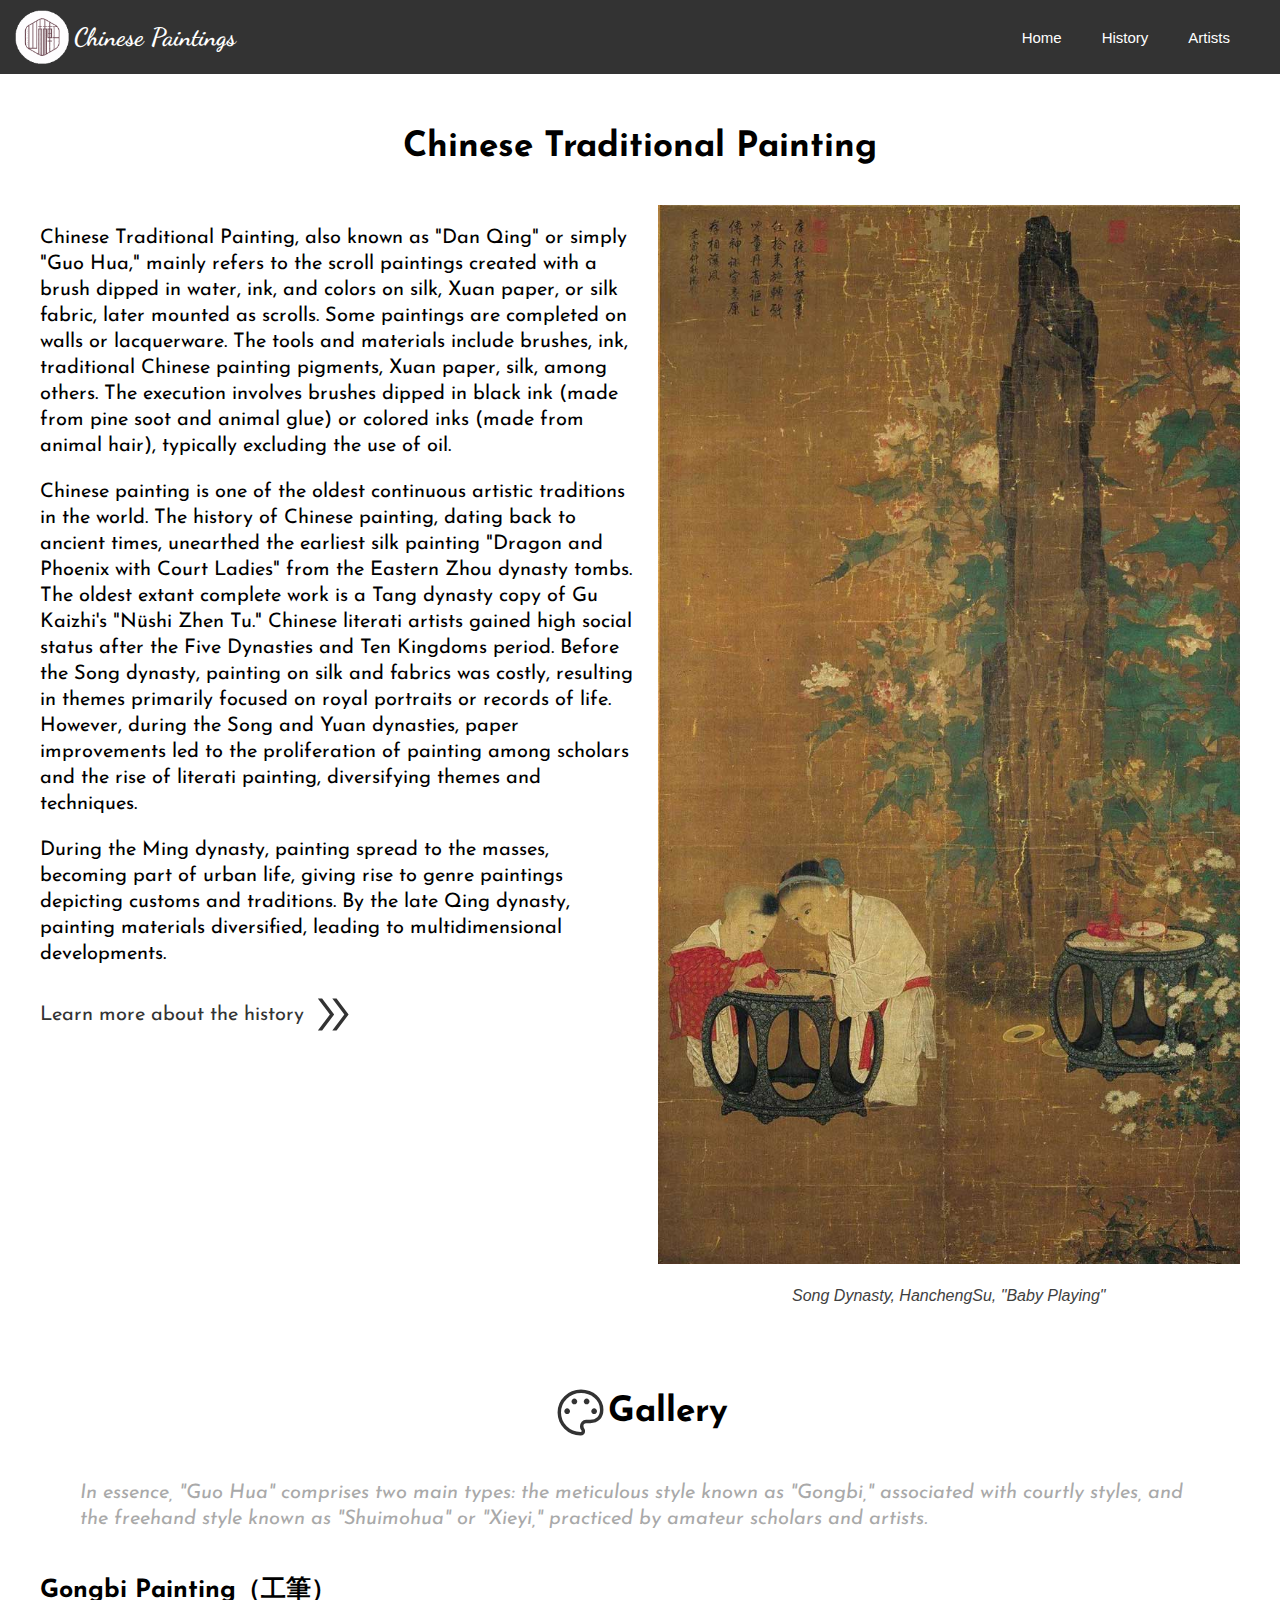
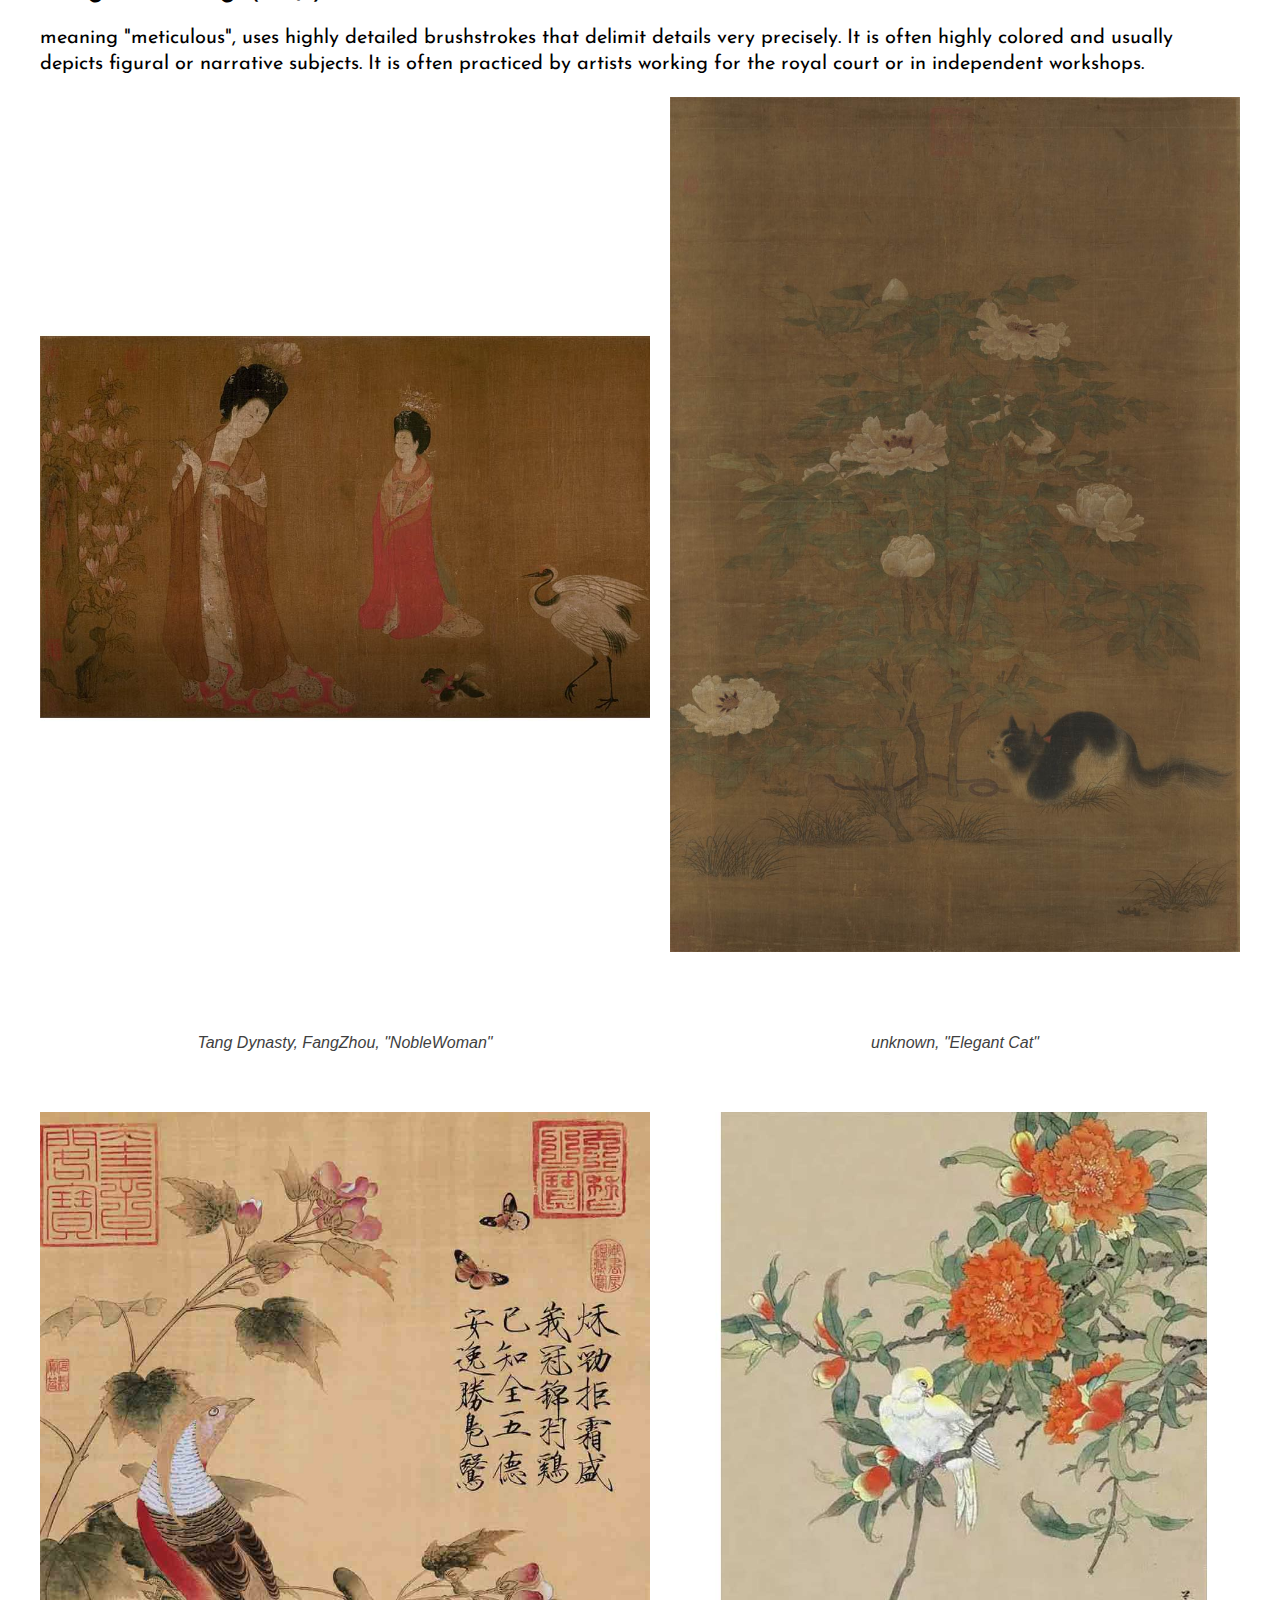
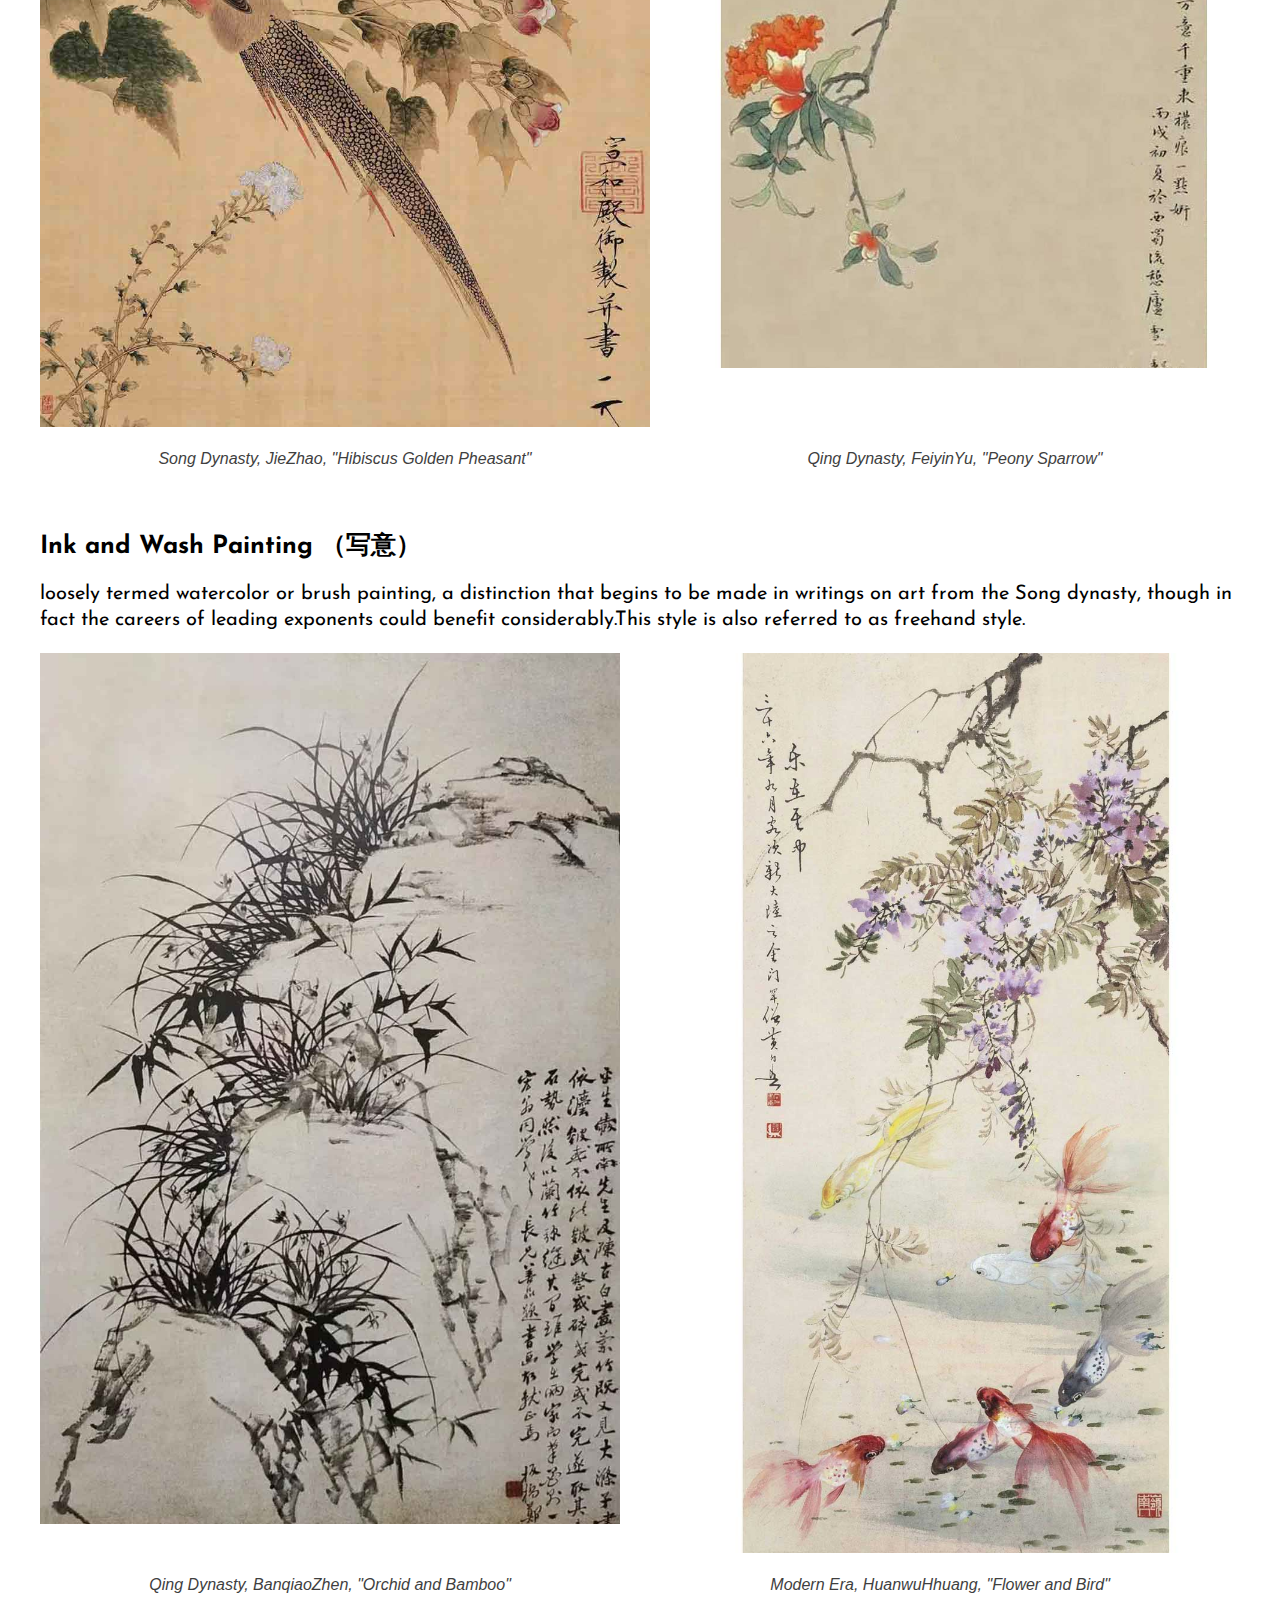
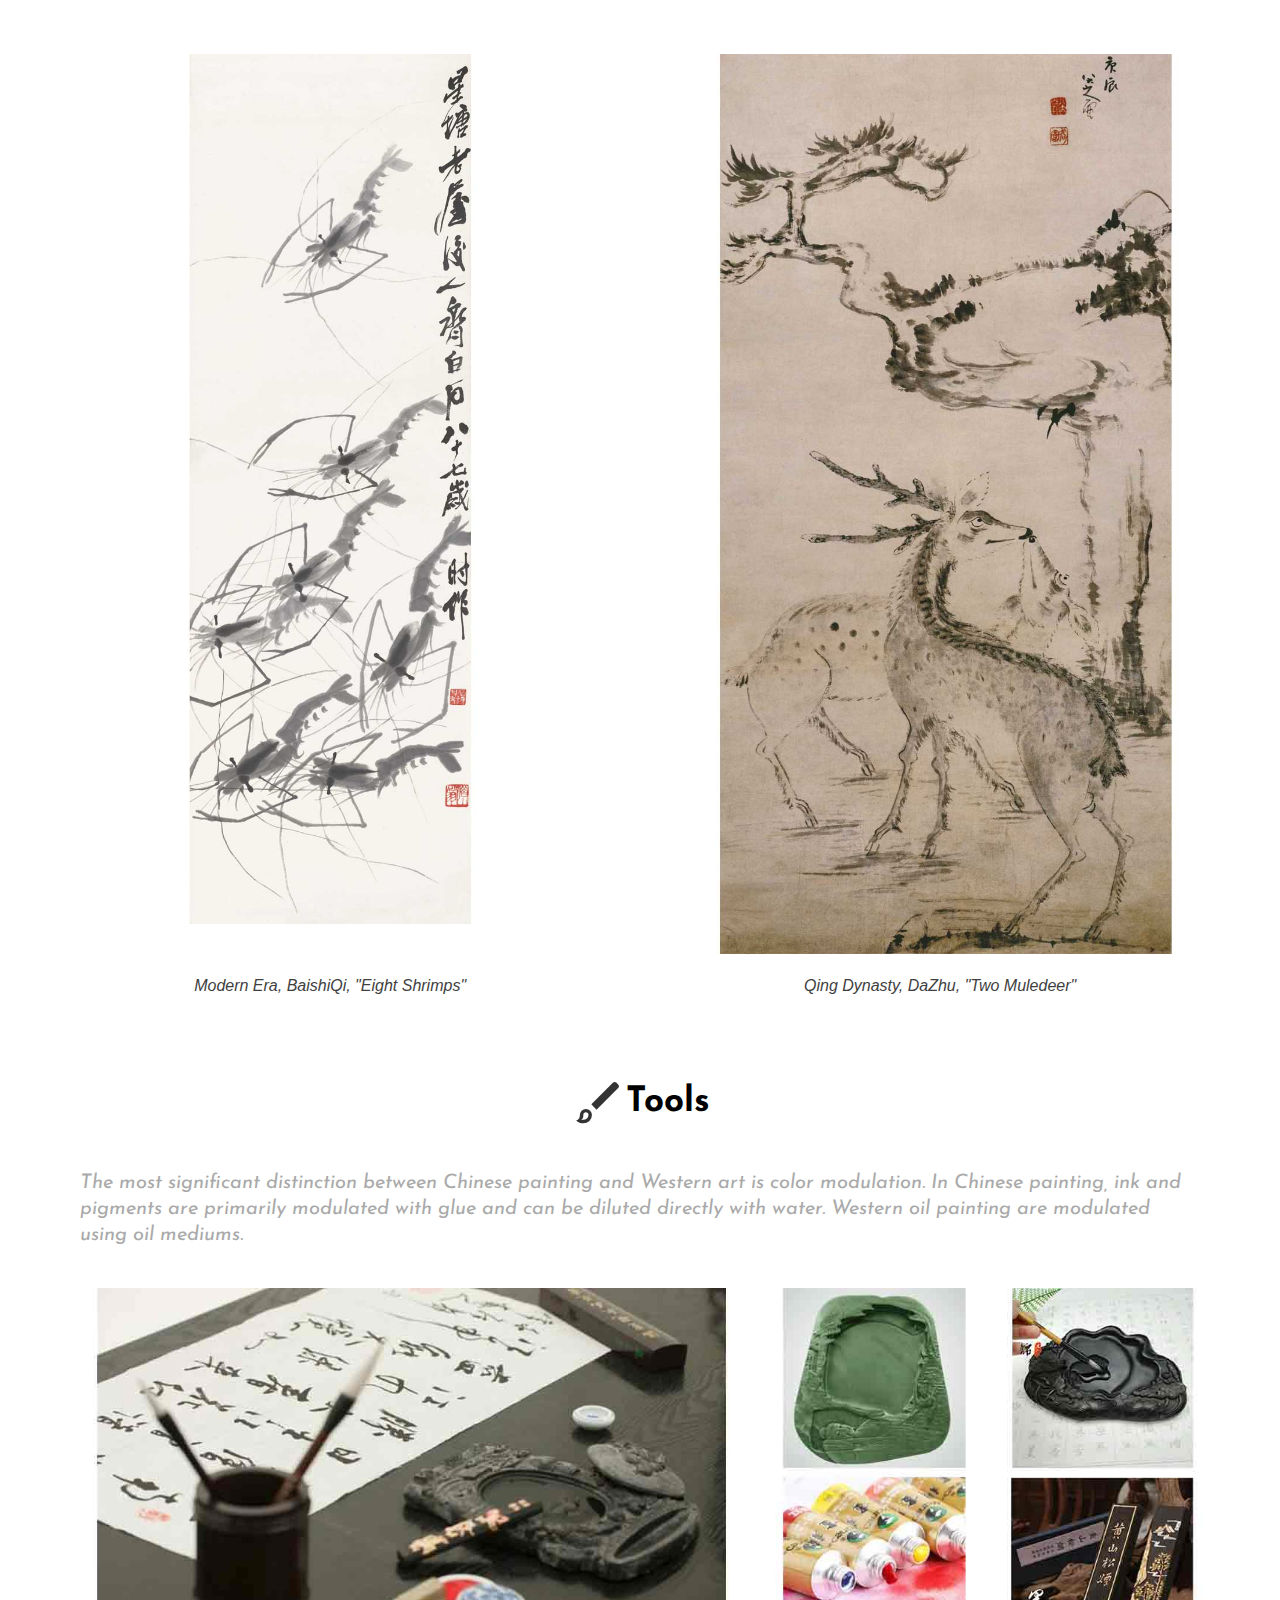
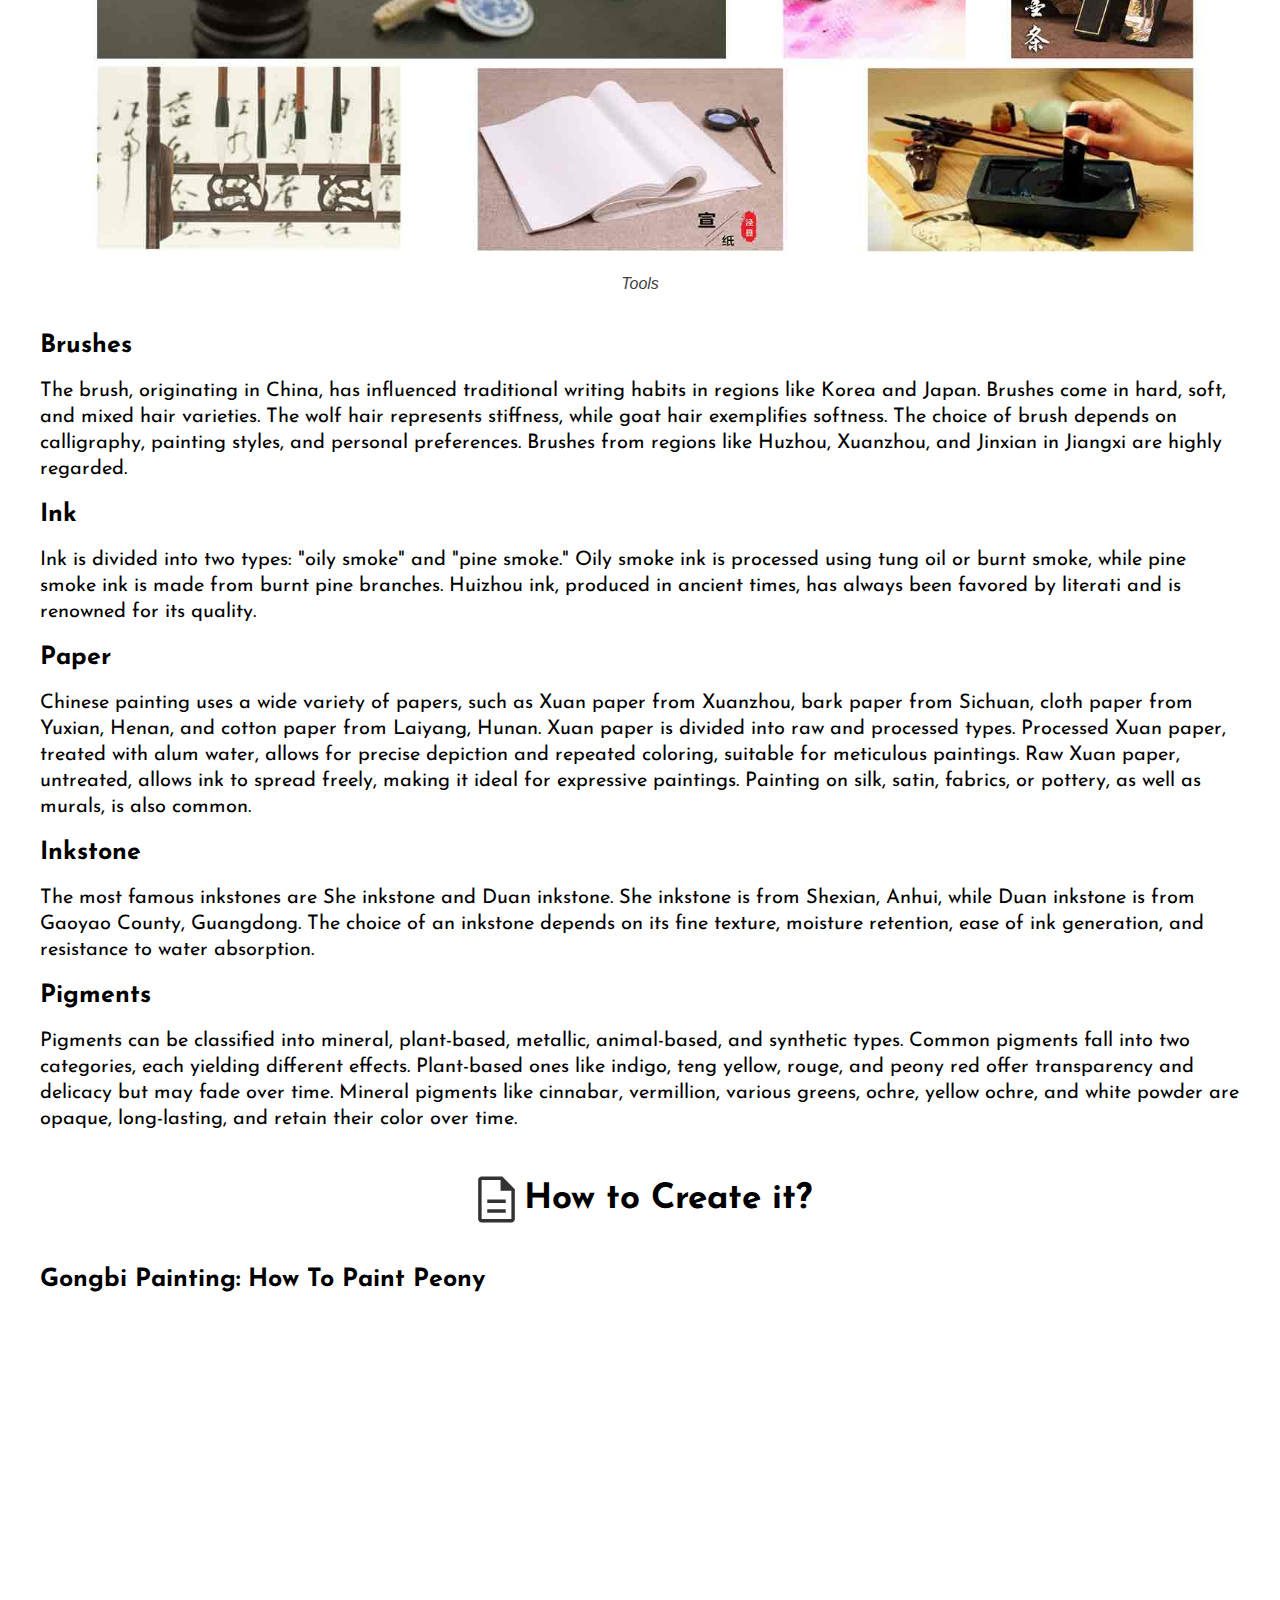
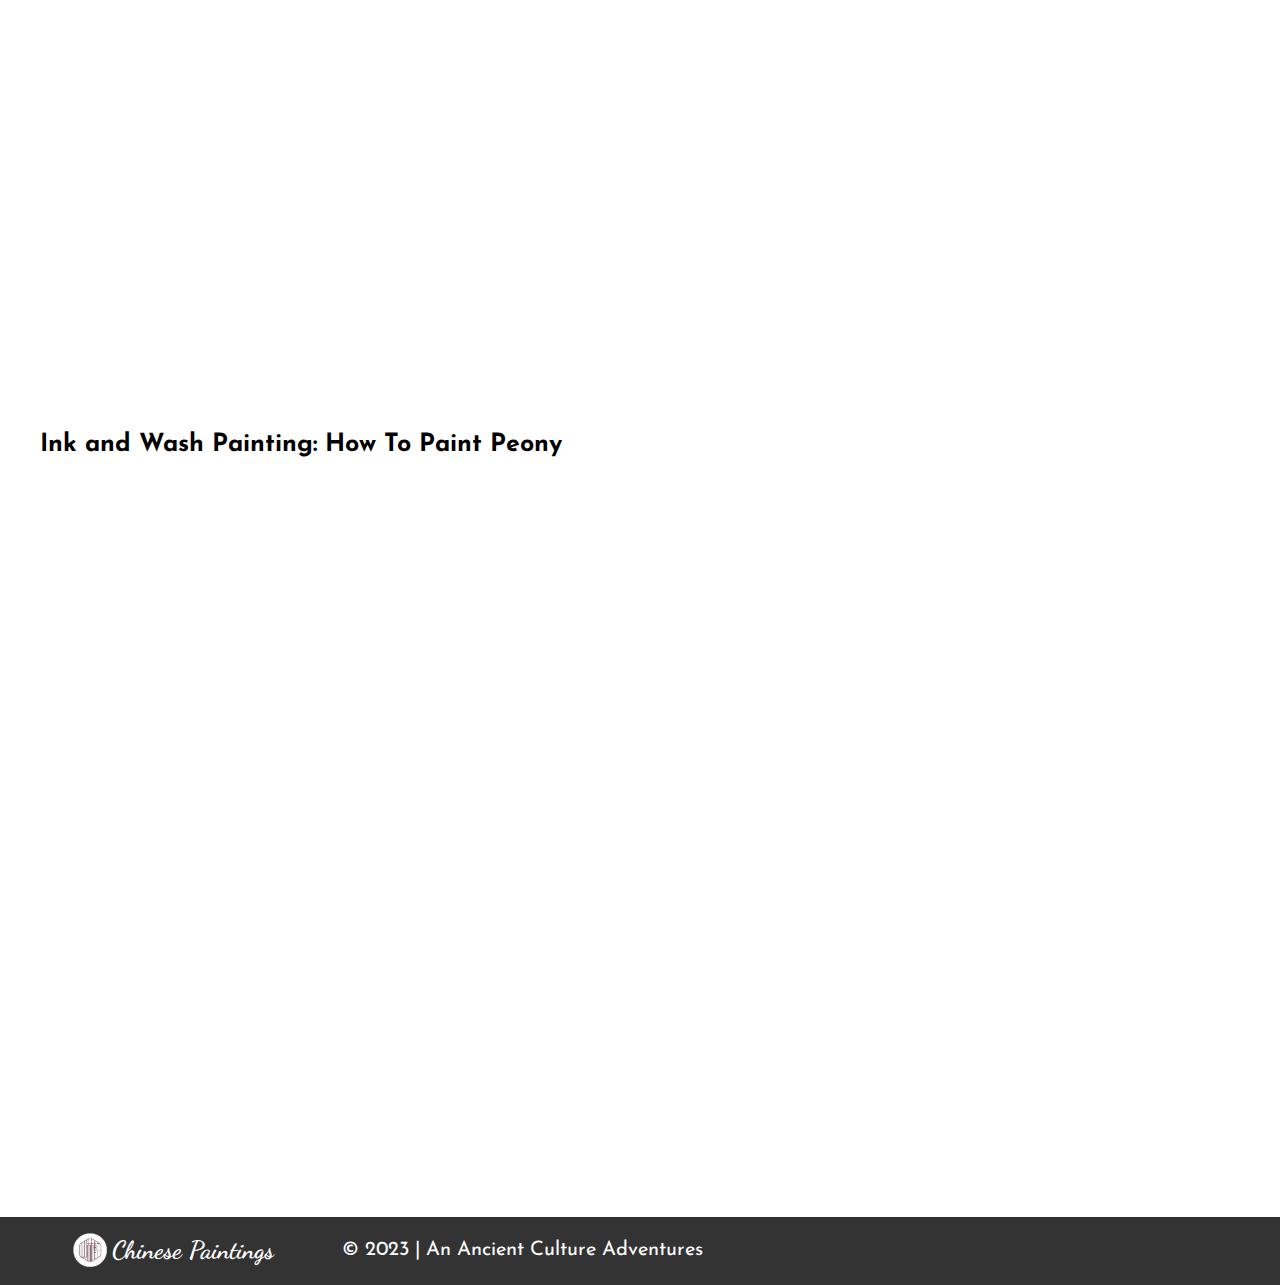
<file: index.html>
<!DOCTYPE html>
<html lang="en">

<head>
    <meta charset="UTF-8">
    <meta http-equiv="X-UA-Compatible" content="ie=edge">
    <meta name="viewport" content="width=device-width, initial-scale=1.0">
    <!-- include this code to build a responsive webpage -->
    <title>Chinese Traditional Painting</title>
    <!-- google fonts -->
    <link rel="preconnect" href="https://fonts.googleapis.com">
    <link rel="preconnect" href="https://fonts.gstatic.com" crossorigin>
    <link href="https://fonts.googleapis.com/css2?family=Dancing+Script:wght@700&family=Josefin+Sans:wght@400;500&display=swap" rel="stylesheet">
    <!-- end google fonts -->
    <!--  material icons -->
    <link rel="stylesheet" href="https://fonts.googleapis.com/css2?family=Material+Symbols+Outlined:opsz,wght,FILL,GRAD@24,400,0,0" />
    <!-- end material icons -->
    <link rel="stylesheet" href="styles/reset.css" type="text/css">
    <link rel="stylesheet" href="styles/main.css" type="text/css">
</head>

<body>
 

   <header>
        <div class="logo">
            <img src="images/logo.png" alt="logo">
            <h1 class="title">Chinese Paintings</h1>
        </div>
        <!-- add checkbox to control the drop menu to show or hide-->
        <input type="checkbox"  class="navToggler" id="navToggler">
        <nav>
            <ul>
                <li>Home</li>
                <li><a href="pages/history.html">History</a></li>
                <li><a href="pages/artists.html">Artists</a></li>
            </ul>
        </nav>
        <!-- add google icons as navTogglerMenu. put them in the lable, the lable has the same class name with the checkbox, so they are linked, we can use menu to control the checkbox-->
        <label for="navToggler" class="navTogglerMenu" name="navToggler">
            <span class="material-symbols-outlined mi menuOpen">menu</span>
            <span class="material-symbols-outlined mi menuClose">close</span>
        </label>
    </header> 

    <main>
        <h1 class="bigTitle">Chinese Traditional Painting</h1>
        <section class="intro">
            <div>
                <p>Chinese Traditional Painting, also known as "Dan Qing" or simply "Guo Hua," mainly refers to the scroll paintings created with a brush dipped in water, ink, and colors on silk, Xuan paper, or silk fabric, later mounted as scrolls. Some paintings are completed on walls or lacquerware. The tools and materials include brushes, ink, traditional Chinese painting pigments, Xuan paper, silk, among others. The execution involves brushes dipped in black ink (made from pine soot and animal glue) or colored inks (made from animal hair), typically excluding the use of oil. </p>
                <p>Chinese painting is one of the oldest continuous artistic traditions in the world. The history of Chinese painting, dating back to ancient times, unearthed the earliest silk painting "Dragon and Phoenix with Court Ladies" from the Eastern Zhou dynasty tombs. The oldest extant complete work is a Tang dynasty copy of Gu Kaizhi's "Nüshi Zhen Tu." Chinese literati artists gained high social status after the Five Dynasties and Ten Kingdoms period. Before the Song dynasty, painting on silk and fabrics was costly, resulting in themes primarily focused on royal portraits or records of life. However, during the Song and Yuan dynasties, paper improvements led to the proliferation of painting among scholars and the rise of literati painting, diversifying themes and techniques.</p>
                <p>During the Ming dynasty, painting spread to the masses, becoming part of urban life, giving rise to genre paintings depicting customs and traditions. By the late Qing dynasty, painting materials diversified, leading to multidimensional developments.</p>
                <p><a href="pages/history.html">Learn more about the history<span class="arrow material-symbols-outlined">double_arrow</span></a></p>
            </div>
            <figure>
                <picture>
                    <source media="(min-width: 1000px)" srcset="images/babyPlaying-L.jpg">
                    <source media="(min-width: 800px)" srcset="images/babyPlaying-m.jpg">
                    <img src="images/babyPlaying-s.jpg" alt="babyPlaying">
                </picture>
                <figcaption>Song Dynasty, HanchengSu, "Baby Playing"</figcaption>
            </figure>
        </section>

        <section>
            <h1 class="icons"><span class="material-symbols-outlined">palette</span>Gallery</h1>
            <p class="quote">In essence, "Guo Hua" comprises two main types: the meticulous style known as "Gongbi," associated with courtly styles, and the freehand style known as "Shuimohua" or "Xieyi," practiced by amateur scholars and artists.</p>

            <h2>Gongbi Painting（工筆）</h2>
            <p>meaning "meticulous", uses highly detailed brushstrokes that delimit details very precisely. It is often highly colored and usually depicts figural or narrative subjects. It is often practiced by artists working for the royal court or in independent workshops.</p>
            <article class="Gongbi">
                <figure>
                    <picture>
                        <source media="(min-width: 1000px)" srcset="images/Gongbi1-L.jpg">
                        <source media="(min-width: 800px)" srcset="images/Gongbi1-m.jpg">
                        <img src="images/Gongbi1-s.jpg" alt="NobleWoman">
                    </picture>
                    <figcaption>Tang Dynasty, FangZhou, "NobleWoman"</figcaption>
                </figure>
                <figure>
                    <picture>
                        <source media="(min-width: 1000px)" srcset="images/Gongbi2-L.jpg">
                        <source media="(min-width: 800px)" srcset="images/Gongbi2-m.jpg">
                        <img src="images/Gongbi2-s.jpg" alt="elegantCat">
                    </picture>

                    <figcaption>unknown, "Elegant Cat"</figcaption>
                </figure>
                <figure>
                    <picture>
                        <source media="(min-width: 1000px)" srcset="images/Gongbi3-L.jpg">
                        <source media="(min-width: 800px)" srcset="images/Gongbi3-m.jpg">
                        <img src="images/Gongbi3-s.jpg" alt="hibiscusGoldenPheasant">
                    </picture>

                    <figcaption>Song Dynasty, JieZhao, "Hibiscus Golden Pheasant"</figcaption>
                </figure>
                <figure>
                    <picture>
                        <source media="(min-width: 1000px)" srcset="images/Gongbi4-L.jpg">
                        <source media="(min-width: 800px)" srcset="images/Gongbi4-m.jpg">
                        <img src="images/Gongbi4-s.jpg" alt="peonySparrow">
                    </picture>

                    <figcaption>Qing Dynasty, FeiyinYu, "Peony Sparrow"</figcaption>
                </figure>

            </article>

            <h2>Ink and Wash Painting （写意）</h2>
            <p>loosely termed watercolor or brush painting, a distinction that begins to be made in writings on art from the Song dynasty, though in fact the careers of leading exponents could benefit considerably.This style is also referred to as freehand style.</p>
            <article class="freeStyle">
                <figure>
                    <picture>
                        <source media="(min-width: 1000px)" srcset="images/waterAndInk1-L.jpg">
                        <source media="(min-width: 800px)" srcset="images/waterAndInk1-m.jpg">
                        <img src="images/waterAndInk1-s.jpg" alt="orchidAndBamboo">
                    </picture>

                    <figcaption>Qing Dynasty, BanqiaoZhen, "Orchid and Bamboo"</figcaption>
                </figure>
                <figure>
                    <picture>
                        <source media="(min-width: 1000px)" srcset="images/waterAndInk2-L.jpg">
                        <source media="(min-width: 800px)" srcset="images/waterAndInk2-m.jpg">
                        <img src="images/waterAndInk2-s.jpg" alt="flowerAndBird">
                    </picture>

                    <figcaption>Modern Era, HuanwuHhuang, "Flower and Bird"</figcaption>
                </figure>
                <figure>
                    <picture>
                        <source media="(min-width: 1000px)" srcset="images/waterAndInk3-L.jpg">
                        <source media="(min-width: 800px)" srcset="images/waterAndInk3-m.jpg">
                        <img src="images/waterAndInk3-s.jpg" alt="eightShrimps">
                    </picture>

                    <figcaption>Modern Era, BaishiQi, "Eight Shrimps"</figcaption>
                </figure>
                <figure>
                    <picture>
                        <source media="(min-width: 1000px)" srcset="images/waterAndInk4-L.jpg">
                        <source media="(min-width: 800px)" srcset="images/waterAndInk4-m.jpg">
                        <img src="images/waterAndInk4-s.jpg" alt="twoMuledeer">
                    </picture>

                    <figcaption>Qing Dynasty, DaZhu, "Two Muledeer"</figcaption>
                </figure>
            </article>
        </section>

        <section>
            <h1 class="icons"><span class="material-symbols-outlined">brush</span>Tools</h1>
            <p class="quote">The most significant distinction between Chinese painting and Western art is color modulation. In Chinese painting, ink and pigments are primarily modulated with glue and can be diluted directly with water. Western oil painting are modulated using oil mediums.</p>

            <article>
                <figure>
                    <picture>
                        <source media="(min-width: 800px)" srcset="images/tool-mL.jpg">
                        <img src="images/tool-s.jpg" alt="tools">
                    </picture>

                    <figcaption>Tools</figcaption>
                </figure>
                <h2>Brushes</h2>
                <p>The brush, originating in China, has influenced traditional writing habits in regions like Korea and Japan. Brushes come in hard, soft, and mixed hair varieties. The wolf hair represents stiffness, while goat hair exemplifies softness. The choice of brush depends on calligraphy, painting styles, and personal preferences. Brushes from regions like Huzhou, Xuanzhou, and Jinxian in Jiangxi are highly regarded. </p>
                <h2>Ink</h2>
                <p>Ink is divided into two types: "oily smoke" and "pine smoke." Oily smoke ink is processed using tung oil or burnt smoke, while pine smoke ink is made from burnt pine branches. Huizhou ink, produced in ancient times, has always been favored by literati and is renowned for its quality.</p>
                <h2>Paper</h2>
                <p>Chinese painting uses a wide variety of papers, such as Xuan paper from Xuanzhou, bark paper from Sichuan, cloth paper from Yuxian, Henan, and cotton paper from Laiyang, Hunan. Xuan paper is divided into raw and processed types. Processed Xuan paper, treated with alum water, allows for precise depiction and repeated coloring, suitable for meticulous paintings. Raw Xuan paper, untreated, allows ink to spread freely, making it ideal for expressive paintings. Painting on silk, satin, fabrics, or pottery, as well as murals, is also common.</p>
                <h2>Inkstone</h2>
                <p>The most famous inkstones are She inkstone and Duan inkstone. She inkstone is from Shexian, Anhui, while Duan inkstone is from Gaoyao County, Guangdong. The choice of an inkstone depends on its fine texture, moisture retention, ease of ink generation, and resistance to water absorption.</p>
                <h2>Pigments</h2>
                <p>Pigments can be classified into mineral, plant-based, metallic, animal-based, and synthetic types. Common pigments fall into two categories, each yielding different effects. Plant-based ones like indigo, teng yellow, rouge, and peony red offer transparency and delicacy but may fade over time. Mineral pigments like cinnabar, vermillion, various greens, ochre, yellow ochre, and white powder are opaque, long-lasting, and retain their color over time.</p>
            </article>
            <div>
                <h1 class="icons"><span class="material-symbols-outlined">description</span>How to Create it?</h1>
                <h2>Gongbi Painting: How To Paint Peony</h2>
                <div class="video">
                    <iframe width="560" height="315" src="https://www.youtube.com/embed/gptYGrXr0cw?si=jlf67dM0OSMyKhi9" title="YouTube video player" frameborder="0" allow="accelerometer; autoplay; clipboard-write; encrypted-media; gyroscope; picture-in-picture; web-share" allowfullscreen></iframe>
                </div>
                <h2>Ink and Wash Painting: How To Paint Peony</h2>
                <div class="video">
                    <iframe width="560" height="315" src="https://www.youtube.com/embed/Z5DTpUizWcE?si=KvztZJSexN588ouT" title="YouTube video player" frameborder="0" allow="accelerometer; autoplay; clipboard-write; encrypted-media; gyroscope; picture-in-picture; web-share" allowfullscreen></iframe>
                </div>
            </div>
        </section>
    </main>
    <footer>
        <div class="footerLogo">
            <img src="images/logo.png" alt="logo">
            <h1 class="title">Chinese Paintings</h1>
        </div>
        <p>&copy; 2023 | An Ancient Culture Adventures</p>
    </footer>
</body>

</html>
</file>
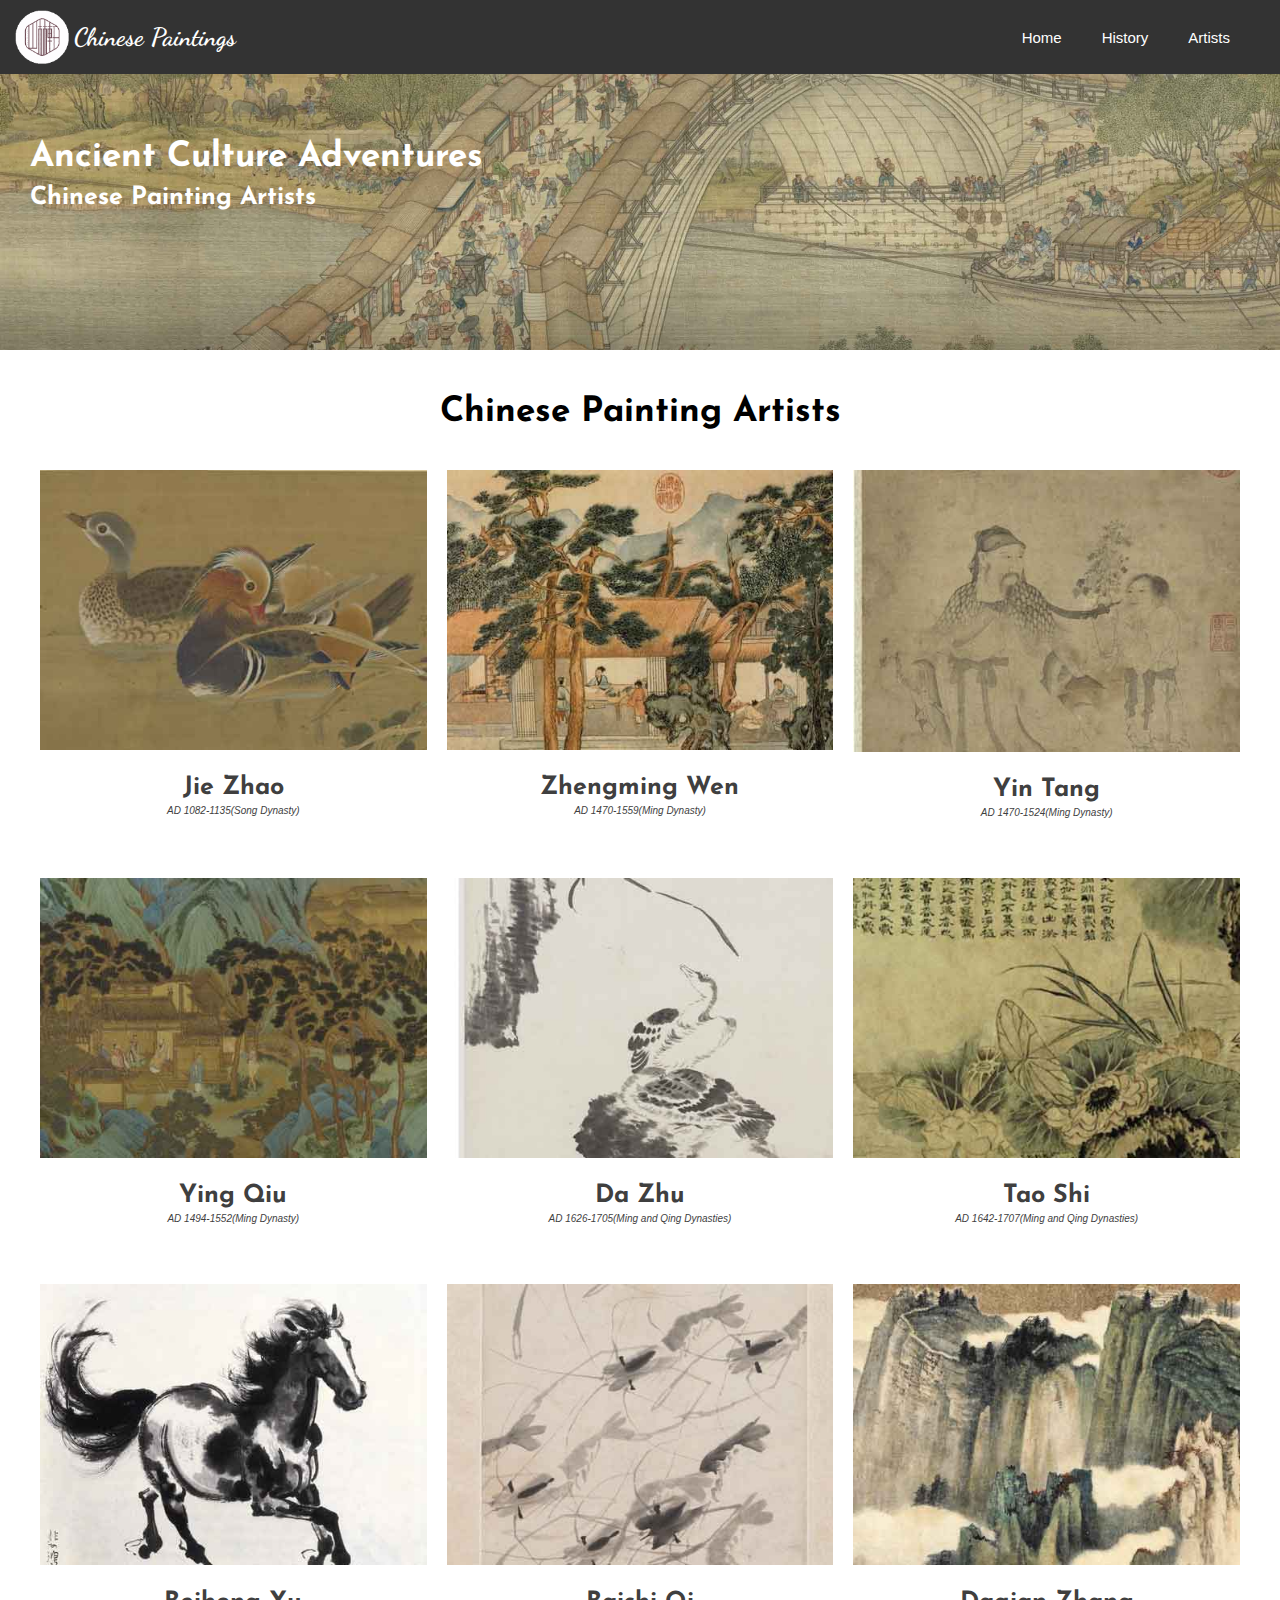
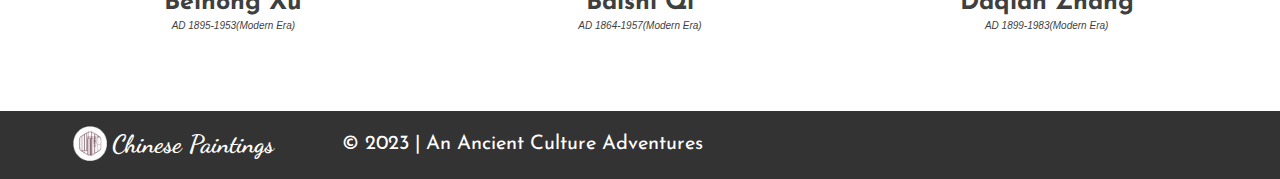
<file: pages/artists.html>
<!DOCTYPE html>
<html lang="en">

<head>
    <meta charset="UTF-8">
    <meta http-equiv="X-UA-Compatible" content="ie=edge">
    <meta name="viewport" content="width=device-width, initial-scale=1.0">
    <!-- include this code to build a responsive webpage -->
    <title>Chinese Traditional Painting - Artists</title>
    <!-- google fonts -->
    <link rel="preconnect" href="https://fonts.googleapis.com">
    <link rel="preconnect" href="https://fonts.gstatic.com" crossorigin>
    <link href="https://fonts.googleapis.com/css2?family=Dancing+Script:wght@700&family=Josefin+Sans:wght@400;500&display=swap" rel="stylesheet">
    <!-- end google fonts -->
    <!--  material icons -->
    <link rel="stylesheet" href="https://fonts.googleapis.com/css2?family=Material+Symbols+Outlined:opsz,wght,FILL,GRAD@24,400,0,0" />
    <!-- end material icons -->
    <link rel="stylesheet" href="../styles/reset.css" type="text/css">
    <link rel="stylesheet" href="../styles/main.css" type="text/css">
</head>

<body>
   
    <header>
       <div class="logo">
        <img src="../images/logo.png" alt="logo">
        <h1 class="title">Chinese Paintings</h1>
        </div>
        <!-- add checkbox to control the drop menu to show or hide-->
        <input type="checkbox"  class="navToggler" id="navToggler">
        <nav>
            <ul>
                <li><a href="../index.html">Home</a></li>
                <li><a href="history.html">History</a></li>
                <li>Artists</li>
            </ul>
        </nav>
         <!-- add google icons as navTogglerMenu. put them in the lable, the lable has the same class name with the checkbox, so they are linked, we can use menu to control the checkbox-->
        <label for="navToggler" class="navTogglerMenu" name="navToggler">
            <span class="material-symbols-outlined mi menuOpen">menu</span>
            <span class="material-symbols-outlined mi menuClose">close</span>
        </label>
    </header>

    <section class="heroArtists">
        <h1>Ancient Culture Adventures</h1>
        <h2>Chinese Painting Artists</h2>
    </section>

    <main>
        <section>
            <h1 class="bigTitleH">Chinese Painting Artists</h1>
        </section>
        <div class="artists">
            <div>
                <figure>
                    <picture>
                        <source media="(min-width: 800px)" srcset="../images/sample1-L.jpg">
                    <a href="https://artsandculture.google.com/entity/%E5%AE%8B%E5%BE%BD%E5%AE%97/m02wmh9?hl=zh-CN" target="_blank" title="Jie Zhao"> <img src="../images/sample1-s.jpg" alt="sample1"></a>
                    </picture>
                    <figcaption>
                        <h2>Jie Zhao</h2>
                        <h3>AD 1082-1135(Song Dynasty)</h3>
                    </figcaption>
                </figure>
            </div>
            <div>
                <figure>
                   <picture>
                        <source media="(min-width: 800px)" srcset="../images/sample2-L.jpg">
                     <a href="https://artsandculture.google.com/entity/%E6%96%87%E5%BE%B5%E6%98%8E/m04bk8y?categoryId=artist&hl=zh-CN&col=RGB_89763C" target="_blank" title="Zhengming Wen"> <img src="../images/sample2-s.jpg" alt="sample2"></a>
                    </picture>
                    <figcaption>
                        <h2>Zhengming Wen</h2>
                        <h3>AD 1470-1559(Ming Dynasty)</h3>
                    </figcaption>
                </figure>
            </div>
            <div>
                <figure>
                    <picture>
                        <source media="(min-width: 800px)" srcset="../images/sample3-L.jpg">
                        <a href="https://artsandculture.google.com/entity/%E5%94%90%E5%AF%85/m0278w8w?hl=zh-CN" target="_blank" title="Yin Tang"><img src="../images/sample3-s.jpg" alt="sample3"></a>
                    </picture>
                    <figcaption>
                        <h2>Yin Tang</h2>
                        <h3>AD 1470-1524(Ming Dynasty)</h3>
                    </figcaption>
                </figure>
            </div>
            <div>
                <figure>
                    <picture>
                        <source media="(min-width: 800px)" srcset="../images/sample4-L.jpg">
                        <a href="https://artsandculture.google.com/entity/%E4%BB%87%E8%8B%B1/m06jz1m?categoryId=artist&hl=zh-CN" target="_blank" title="Ying Qiu"><img src="../images/sample4-s.jpg" alt="sample4"></a>
                    </picture>
                    <figcaption>
                        <h2>Ying Qiu</h2>
                        <h3>AD 1494-1552(Ming Dynasty)</h3>
                    </figcaption>
                </figure>
            </div>
            <div>
                <figure>
                   <picture>
                        <source media="(min-width: 800px)" srcset="../images/sample5-L.jpg">
            <a href="https://artsandculture.google.com/entity/%E5%85%AB%E5%A4%A7%E5%B1%B1%E4%BA%BA/m03070_?categoryId=artist&hl=zh-CN" target="_blank" title="Da Zhu"><img src="../images/sample5-s.jpg" alt="sample5"></a>
                    </picture>
                    <figcaption>
                        <h2>Da Zhu</h2>
                        <h3>AD 1626-1705(Ming and Qing Dynasties)</h3>
                    </figcaption>
                </figure>
            </div>
            <div>
                <figure>
                    <picture>
                        <source media="(min-width: 800px)" srcset="../images/sample6-L.jpg">
                         <a href="https://artsandculture.google.com/entity/%E7%9F%B3%E6%B6%9B/m06blwm?hl=zh-CN" target="_blank" title="Tao Shi"><img src="../images/sample6-s.jpg" alt="sample6"></a>
                    </picture>
                    <figcaption>
                        <h2>Tao Shi</h2>
                        <h3>AD 1642-1707(Ming and Qing Dynasties)</h3>
                    </figcaption>
                </figure>
            </div>
            <div>
                <figure>
                    <picture>
                        <source media="(min-width: 800px)" srcset="../images/sample7-L.jpg">
                     <a href="https://artsandculture.google.com/entity/%E5%BE%90%E6%82%B2%E9%B8%BF/m03vx5w?categoryId=artist&hl=zh-CN" target="_blank" title="Beihong Xu"><img src="../images/sample7-s.jpg" alt="sample7"></a>
                    </picture>
                    <figcaption>
                        <h2>Beihong Xu</h2>
                        <h3>AD 1895-1953(Modern Era)</h3>
                    </figcaption>
                </figure>
            </div>
            <div>
                <figure>
                   <picture>
                        <source media="(min-width: 800px)" srcset="../images/sample8-L.jpg">
                     <a href="https://artsandculture.google.com/entity/%E9%BD%90%E7%99%BD%E7%9F%B3/m033xb6?categoryId=artist&hl=zh-CN" target="_blank" title="Baishi Qi"><img src="../images/sample8-s.jpg" alt="sample8"></a>
                    </picture>
                    <figcaption>
                        <h2>Baishi Qi</h2>
                        <h3>AD 1864-1957(Modern Era)</h3>
                    </figcaption>
                </figure>
            </div>
            <div>
                <figure>
                   <picture>
                        <source media="(min-width: 800px)" srcset="../images/sample9-L.jpg">
                    <a href="https://artsandculture.google.com/entity/%E5%BC%A0%E5%A4%A7%E5%8D%83/m04dtft?hl=zh-CN" target="_blank" title="Daqian Zhang"><img src="../images/sample9-s.jpg" alt="sample9"></a>
                    </picture>
                    <figcaption>
                        <h2>Daqian Zhang</h2>
                        <h3>AD 1899-1983(Modern Era)</h3>
                    </figcaption>
                </figure>
            </div>

        </div>

    </main>
    <footer>
        <div class="footerLogo">
            <img src="../images/logo.png" alt="logo">
            <h1 class="title">Chinese Paintings</h1>
        </div>
        <p>&copy; 2023 | An Ancient Culture Adventures</p>
    </footer>
</body>

</html>
</file>
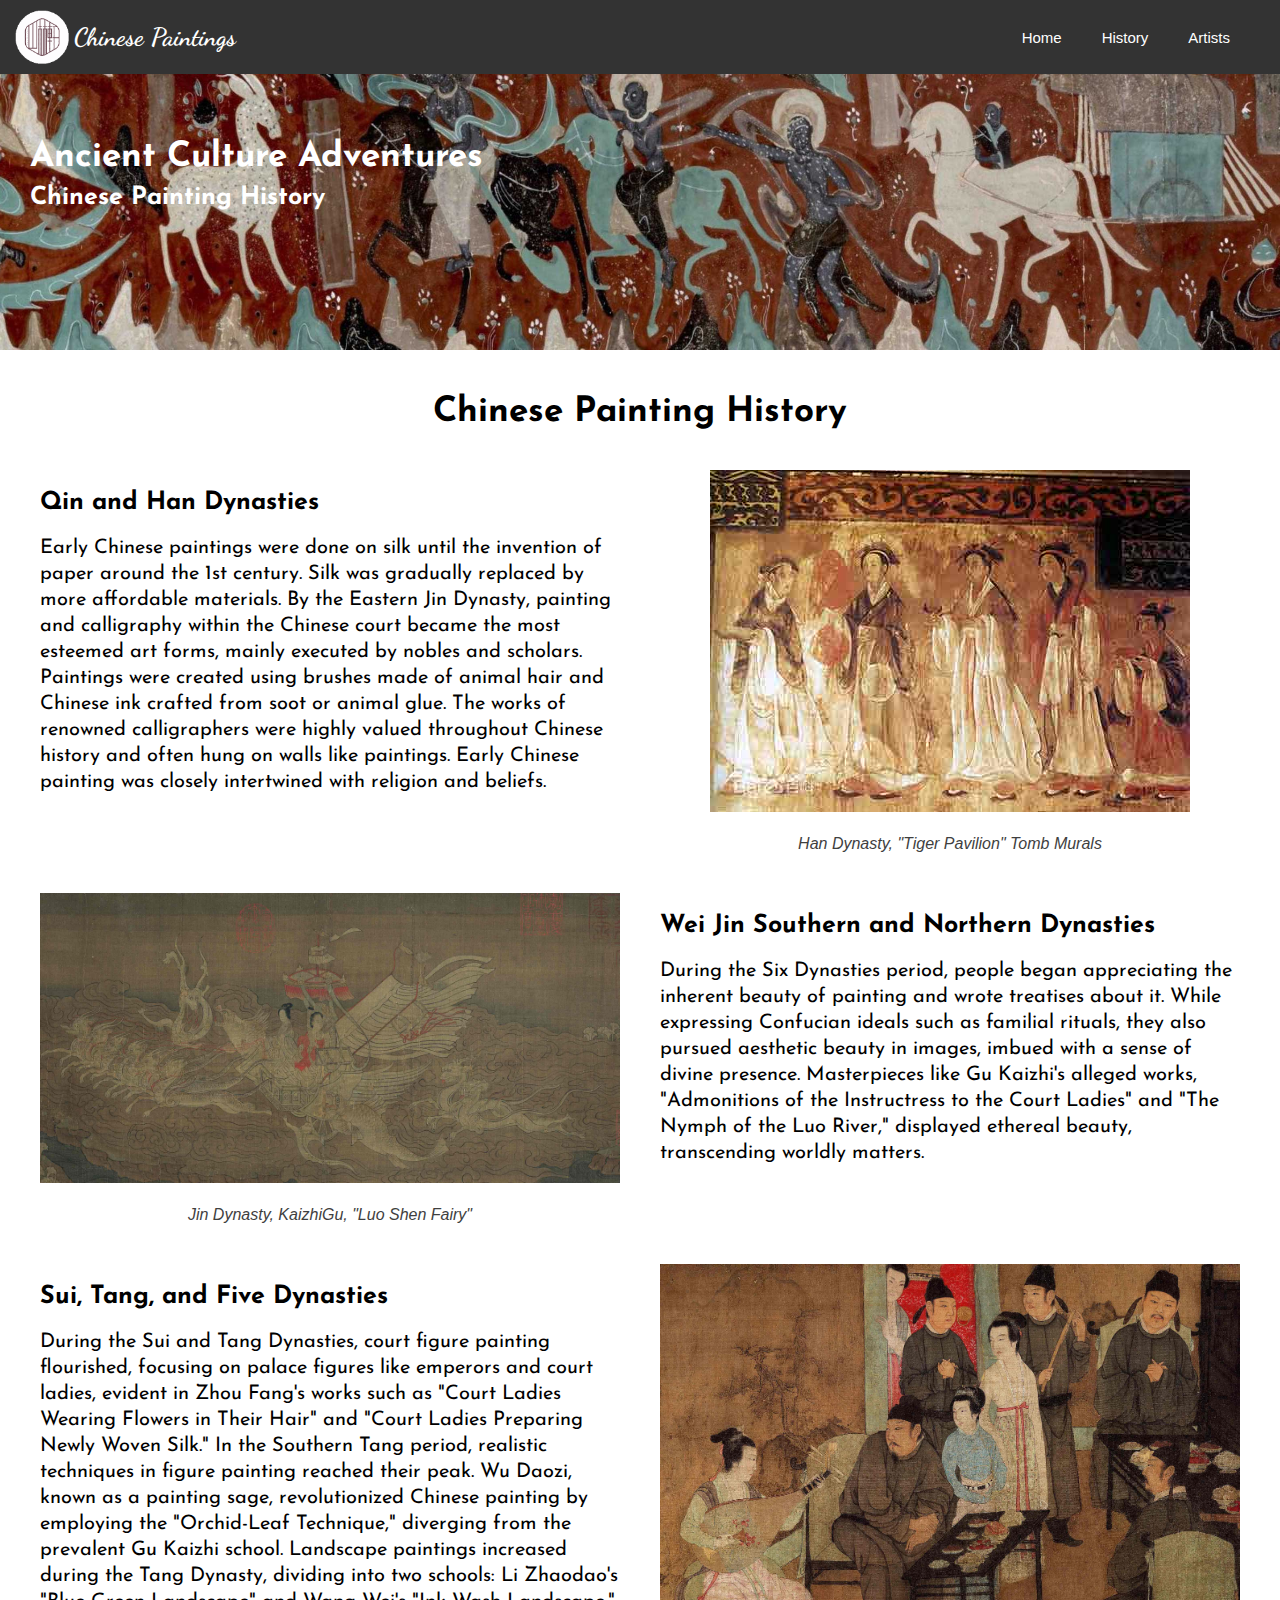
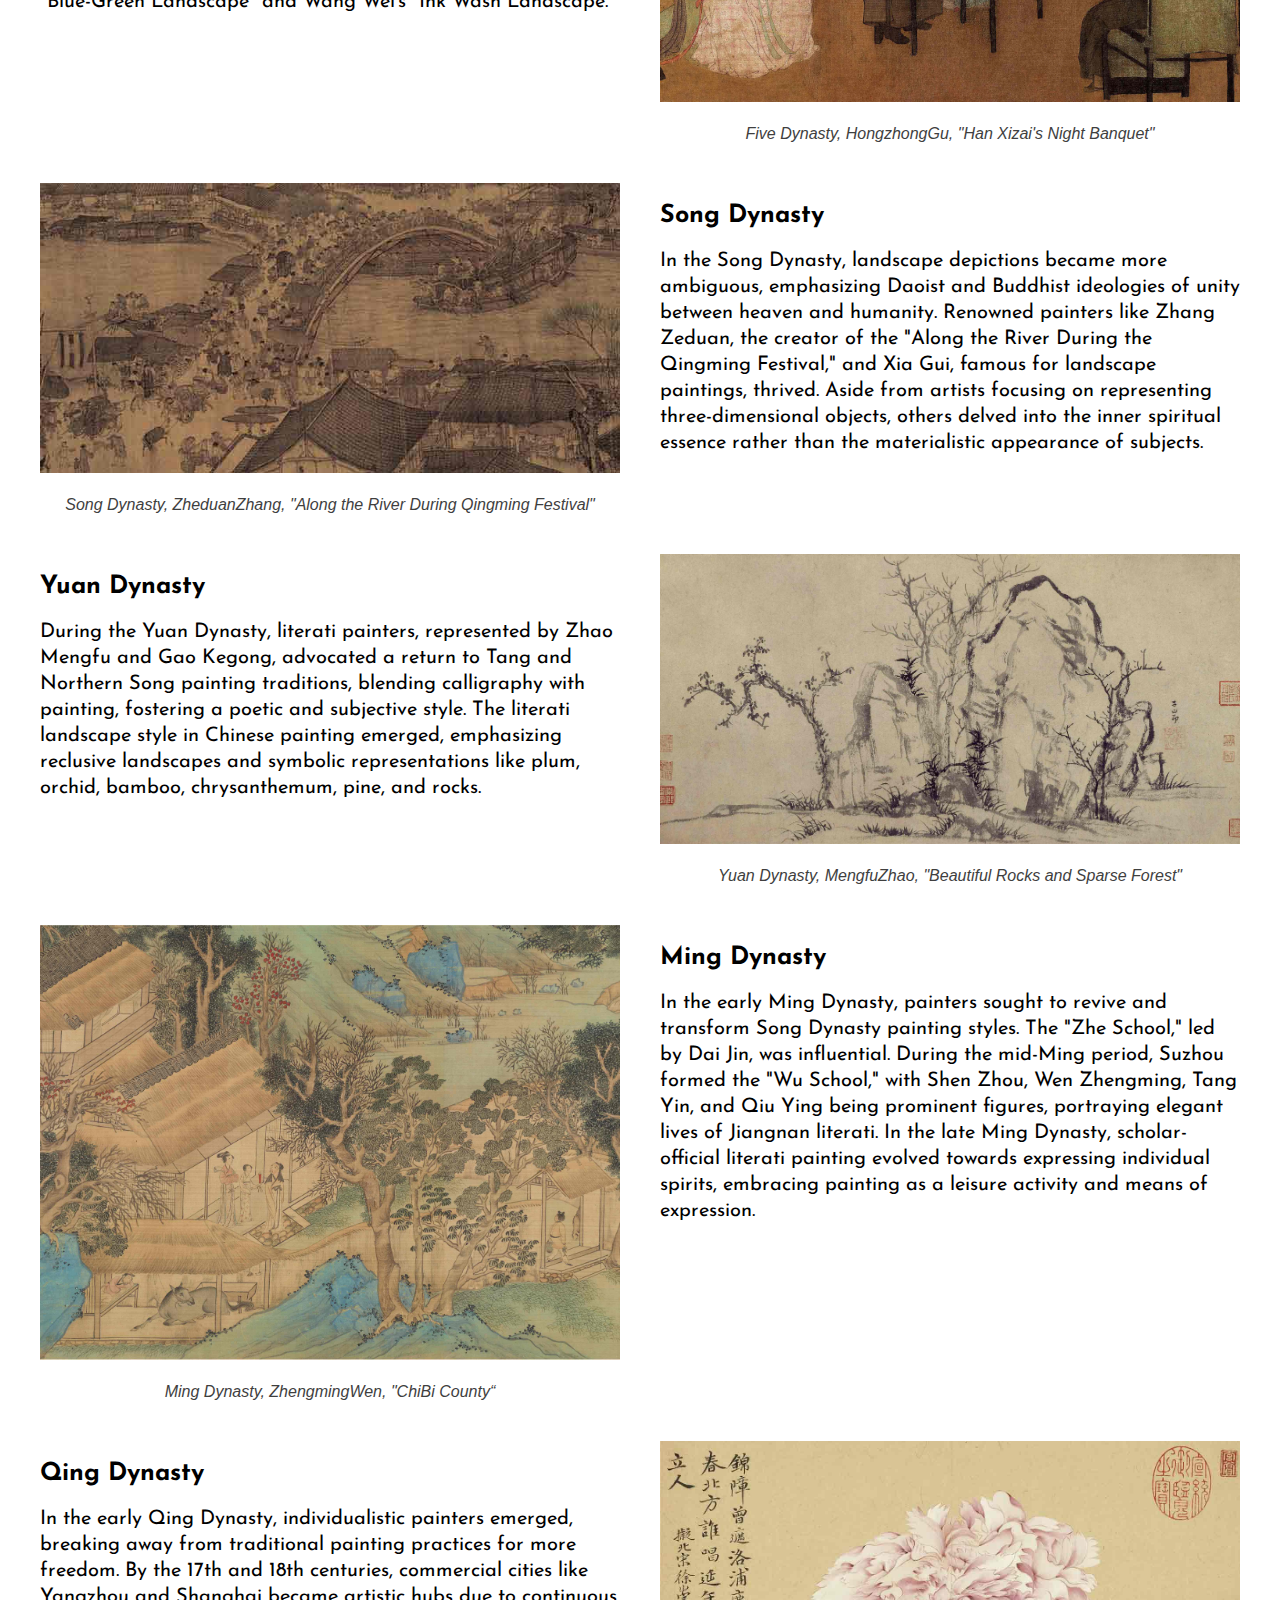
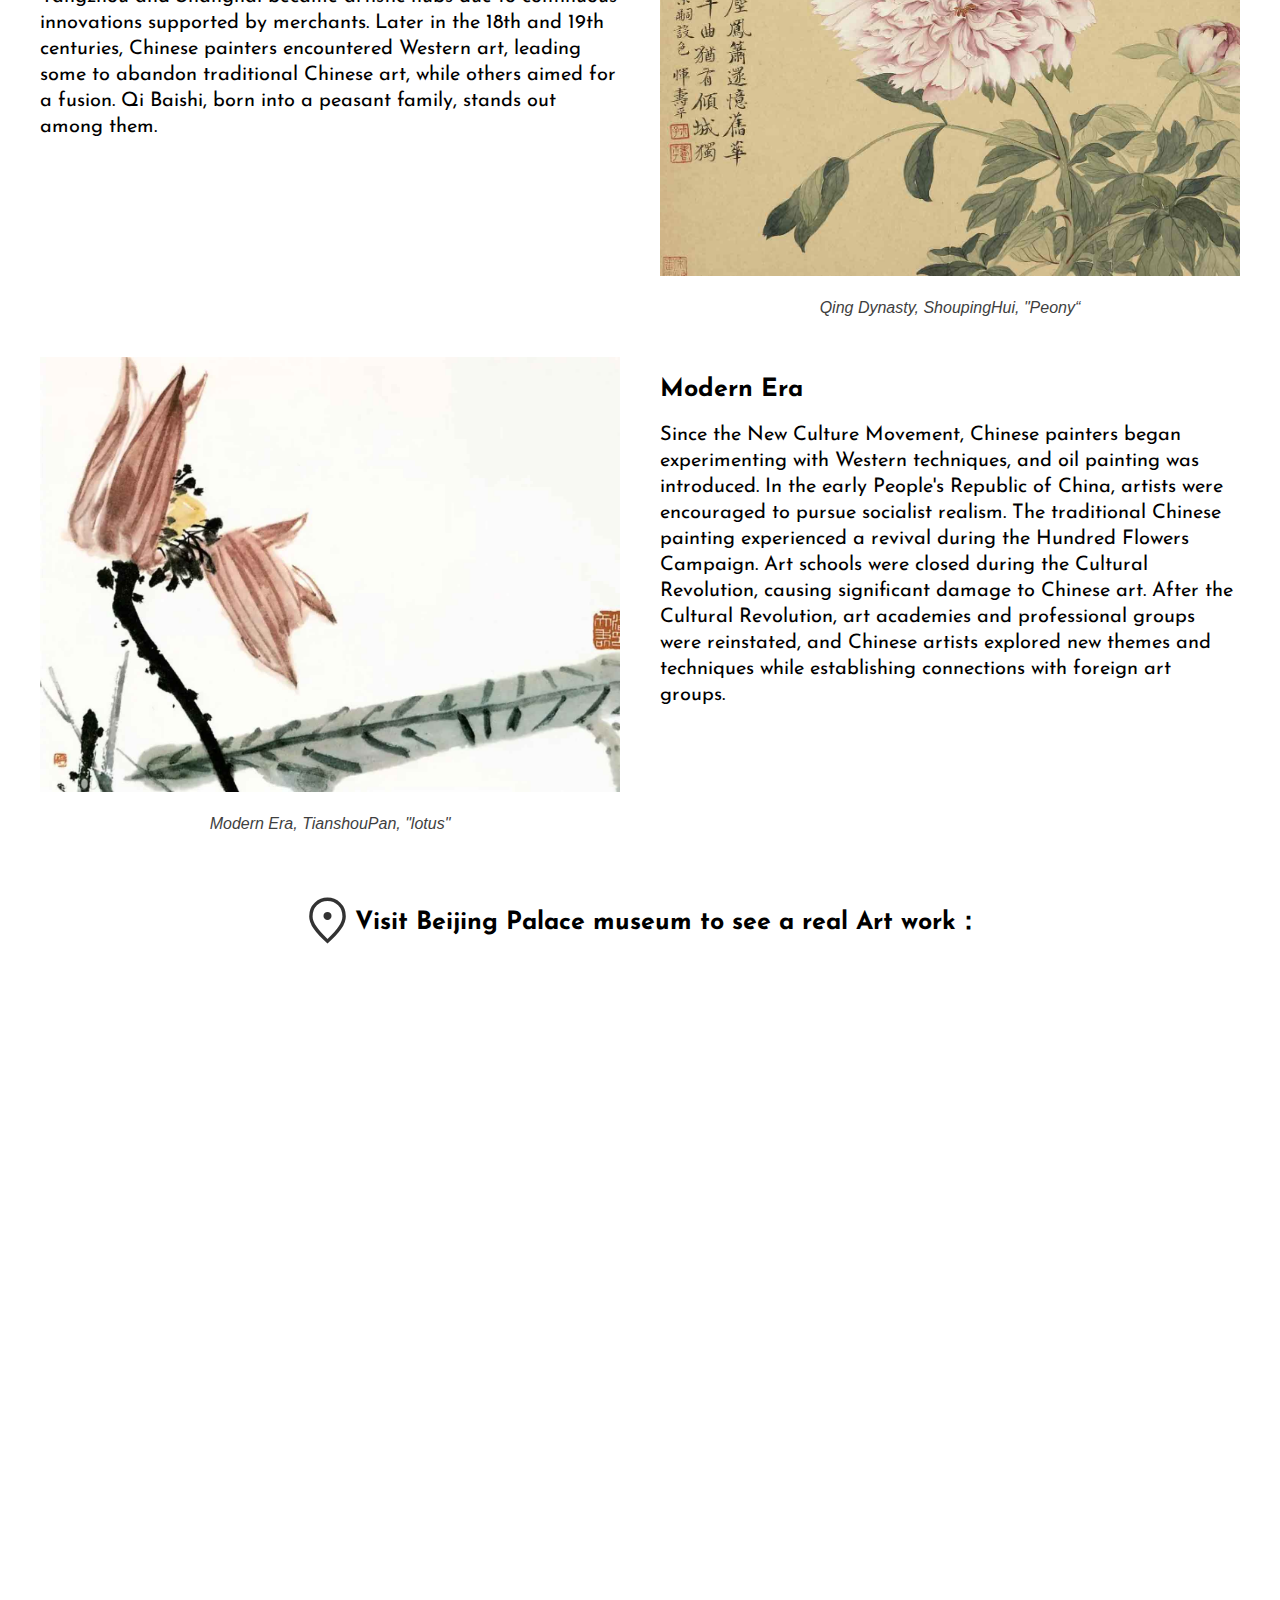
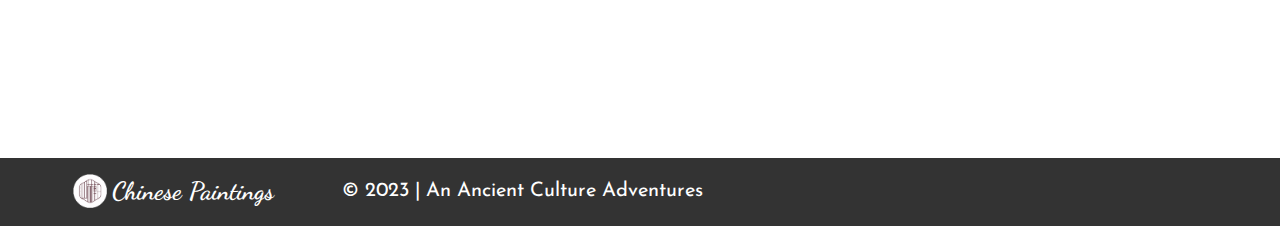
<file: pages/history.html>
<!DOCTYPE html>
<html lang="en">

<head>
    <meta charset="UTF-8">
    <meta http-equiv="X-UA-Compatible" content="ie=edge">
    <meta name="viewport" content="width=device-width, initial-scale=1.0">
    <!-- include this code to build a responsive webpage -->
    <title>Chinese Traditional Painting - History</title>
    <!-- google fonts -->
    <link rel="preconnect" href="https://fonts.googleapis.com">
    <link rel="preconnect" href="https://fonts.gstatic.com" crossorigin>
    <link href="https://fonts.googleapis.com/css2?family=Dancing+Script:wght@700&family=Josefin+Sans:wght@400;500&display=swap" rel="stylesheet">
    <!-- end google fonts -->
    <!--  material icons -->
    <link rel="stylesheet" href="https://fonts.googleapis.com/css2?family=Material+Symbols+Outlined:opsz,wght,FILL,GRAD@24,400,0,0" />
    <!-- end material icons -->
    <link rel="stylesheet" href="../styles/reset.css" type="text/css">
    <link rel="stylesheet" href="../styles/main.css" type="text/css">
</head>

<body>

    <header>
        <div class="logo">
            <img src="../images/logo.png" alt="logo">
            <h1 class="title">Chinese Paintings</h1>
        </div>
        <!-- add checkbox to control the drop menu to show or hide-->
        <input type="checkbox" class="navToggler" id="navToggler">
        <nav>
            <ul>
                <li><a href="../index.html">Home</a></li>
                <li>History</li>
                <li><a href="artists.html">Artists</a></li>
            </ul>
        </nav>
        <!-- add google icons as navTogglerMenu. put them in the lable, the lable has the same class name with the checkbox, so they are linked, we can use menu to control the checkbox-->
        <label for="navToggler" class="navTogglerMenu" name="navToggler">
            <span class="material-symbols-outlined mi menuOpen">menu</span>
            <span class="material-symbols-outlined mi menuClose">close</span>
        </label>

    </header>

    <section class="heroHistory">
        <h1>Ancient Culture Adventures</h1>
        <h2>Chinese Painting History</h2>
    </section>

    <main>
        <section>
            <h1 class="bigTitleH">Chinese Painting History</h1>
        </section>
        <article class="history">
            <figure>
                <img class="firstImage" src="../images/1EasternHanDynasty.jpg" alt="tombMurals">
                <figcaption>Han Dynasty, "Tiger Pavilion" Tomb Murals</figcaption>
            </figure>
            <div>
                <h2>Qin and Han Dynasties</h2>
                <p>Early Chinese paintings were done on silk until the invention of paper around the 1st century. Silk was gradually replaced by more affordable materials. By the Eastern Jin Dynasty, painting and calligraphy within the Chinese court became the most esteemed art forms, mainly executed by nobles and scholars. Paintings were created using brushes made of animal hair and Chinese ink crafted from soot or animal glue. The works of renowned calligraphers were highly valued throughout Chinese history and often hung on walls like paintings. Early Chinese painting was closely intertwined with religion and beliefs.</p>
            </div>
        </article>
        <article class="history">
            <figure>
                <img src="../images/2JinDynasty.jpg" alt="luoShenFairy">
                <figcaption>Jin Dynasty, KaizhiGu, "Luo Shen Fairy"</figcaption>
            </figure>
            <div>
                <h2>Wei Jin Southern and Northern Dynasties</h2>
                <p>During the Six Dynasties period, people began appreciating the inherent beauty of painting and wrote treatises about it. While expressing Confucian ideals such as familial rituals, they also pursued aesthetic beauty in images, imbued with a sense of divine presence. Masterpieces like Gu Kaizhi's alleged works, "Admonitions of the Instructress to the Court Ladies" and "The Nymph of the Luo River," displayed ethereal beauty, transcending worldly matters.</p>
            </div>
        </article>
        <article class="history">
            <figure>
                <img src="../images/3TangDynasty.jpg" alt="HanXizaiNightBanquet">
                <figcaption>Five Dynasty, HongzhongGu, "Han Xizai's Night Banquet"</figcaption>
            </figure>
            <div>
                <h2>Sui, Tang, and Five Dynasties</h2>
                <p>During the Sui and Tang Dynasties, court figure painting flourished, focusing on palace figures like emperors and court ladies, evident in Zhou Fang's works such as "Court Ladies Wearing Flowers in Their Hair" and "Court Ladies Preparing Newly Woven Silk." In the Southern Tang period, realistic techniques in figure painting reached their peak. Wu Daozi, known as a painting sage, revolutionized Chinese painting by employing the "Orchid-Leaf Technique," diverging from the prevalent Gu Kaizhi school. Landscape paintings increased during the Tang Dynasty, dividing into two schools: Li Zhaodao's "Blue-Green Landscape" and Wang Wei's "Ink Wash Landscape."</p>
            </div>
        </article>
        <article class="history">
            <figure>
                <img src="../images/4SongDynasty.jpg" alt="qingmingFestival">
                <figcaption>Song Dynasty, ZheduanZhang, "Along the River During Qingming Festival"</figcaption>
            </figure>
            <div>
                <h2>Song Dynasty</h2>
                <p>In the Song Dynasty, landscape depictions became more ambiguous, emphasizing Daoist and Buddhist ideologies of unity between heaven and humanity. Renowned painters like Zhang Zeduan, the creator of the "Along the River During the Qingming Festival," and Xia Gui, famous for landscape paintings, thrived. Aside from artists focusing on representing three-dimensional objects, others delved into the inner spiritual essence rather than the materialistic appearance of subjects.</p>
            </div>
        </article>
        <article class="history">
            <figure>
                <img src="../images/5YuanDynasty.jpg" alt="rocksAndForests">
                <figcaption>Yuan Dynasty, MengfuZhao, "Beautiful Rocks and Sparse Forest"</figcaption>
            </figure>
            <div>
                <h2>Yuan Dynasty</h2>
                <p>During the Yuan Dynasty, literati painters, represented by Zhao Mengfu and Gao Kegong, advocated a return to Tang and Northern Song painting traditions, blending calligraphy with painting, fostering a poetic and subjective style. The literati landscape style in Chinese painting emerged, emphasizing reclusive landscapes and symbolic representations like plum, orchid, bamboo, chrysanthemum, pine, and rocks.</p>
            </div>
        </article>
        <article class="history">
            <figure>
                <img src="../images/6MingDynasty.jpg" alt="ChiBiCounty">
                <figcaption>Ming Dynasty, ZhengmingWen, "ChiBi County“</figcaption>
            </figure>
            <div>
                <h2>Ming Dynasty</h2>
                <p>In the early Ming Dynasty, painters sought to revive and transform Song Dynasty painting styles. The "Zhe School," led by Dai Jin, was influential. During the mid-Ming period, Suzhou formed the "Wu School," with Shen Zhou, Wen Zhengming, Tang Yin, and Qiu Ying being prominent figures, portraying elegant lives of Jiangnan literati. In the late Ming Dynasty, scholar-official literati painting evolved towards expressing individual spirits, embracing painting as a leisure activity and means of expression.</p>
            </div>
        </article>
        <article class="history">
            <figure>
                <img src="../images/7QingDynasty.jpg" alt="Peony">
                <figcaption>Qing Dynasty, ShoupingHui, "Peony“</figcaption>
            </figure>
            <div>
                <h2>Qing Dynasty</h2>
                <p>In the early Qing Dynasty, individualistic painters emerged, breaking away from traditional painting practices for more freedom. By the 17th and 18th centuries, commercial cities like Yangzhou and Shanghai became artistic hubs due to continuous innovations supported by merchants. Later in the 18th and 19th centuries, Chinese painters encountered Western art, leading some to abandon traditional Chinese art, while others aimed for a fusion. Qi Baishi, born into a peasant family, stands out among them.</p>
            </div>
        </article>
        <article class="history">
            <figure>
                <img src="../images/8ModernEra.jpg" alt="lotus">
                <figcaption>Modern Era, TianshouPan, "lotus"</figcaption>
            </figure>
            <div>
                <h2>Modern Era</h2>
                <p>Since the New Culture Movement, Chinese painters began experimenting with Western techniques, and oil painting was introduced. In the early People's Republic of China, artists were encouraged to pursue socialist realism. The traditional Chinese painting experienced a revival during the Hundred Flowers Campaign. Art schools were closed during the Cultural Revolution, causing significant damage to Chinese art. After the Cultural Revolution, art academies and professional groups were reinstated, and Chinese artists explored new themes and techniques while establishing connections with foreign art groups.</p>
            </div>
        </article>
        <h2 class="icons"><span class="material-symbols-outlined">location_on</span>Visit Beijing Palace museum to see a real Art work：</h2>
        <div class="mapWrapper">
            <iframe src="https://www.google.com/maps/embed?pb=!1m18!1m12!1m3!1d12240.474814532397!2d116.37870081176268!3d39.91635969525497!2m3!1f0!2f0!3f0!3m2!1i1024!2i768!4f13.1!3m3!1m2!1s0x35f052dd9bcd81ab%3A0xde43eaed9b106064!2z5pWF5a6r5Y2a54mp6Zmi!5e0!3m2!1szh-CN!2sus!4v1700459407596!5m2!1szh-CN!2sus" width="480" height="300" style="border:0;" allowfullscreen="" loading="lazy" referrerpolicy="no-referrer-when-downgrade"></iframe>
        </div>

    </main>
    <footer>
        <div class="footerLogo">
            <img src="../images/logo.png" alt="logo">
            <h1 class="title">Chinese Paintings</h1>
        </div>
        <p>&copy; 2023 | An Ancient Culture Adventures</p>
    </footer>
</body>

</html>
</file>
<file: styles/main.css>
/* font-family: 'Dancing Script', cursive;
font-family: 'Josefin Sans', sans-serif; */

html {
    font-size: 10px;
}

.title {
    font-family: 'Dancing Script', cursive;
    font-size: 2.5rem;
    margin: 0;
}

body {
    font: 1.5rem verdana, arial, sans-serif;
}

html,
body {
    width: 100%;
    height: 100%;
}

h1 {
    font-family: 'Josefin Sans', sans-serif;
    font-weight: bold;
    font-size: 2.5rem;
    margin: 3rem;
    text-align: center;
}

h2 {
    font-family: 'Josefin Sans', sans-serif;
    font-size: 1.8rem;
    font-weight: bold;
    margin: 2rem 0 1rem;
}

p {
    font-family: 'Josefin Sans', sans-serif;
    font-size: 1rem;
    line-height: 1.3;
    margin: 2rem 0;
}

img {
    max-width: 100%;
    height: auto;
    /*set the imags to be responsive, when the browser get small, the image will shrink, when the browser get bigger,it will not exceed the actual size*/
    /* margin: 2rem; */
}

header img {
    width: 20%;
    /*logo size*/
    max-width: 100px;
    margin: 5px;
}
/* Pseudo-classes */
nav a:link{
    color:white;
}
nav a:visited{
    color:#a07d35;
}
nav a:hover{
    color:#e4d5c8;
  text-decoration: none;
}

a:link{
    color:#333333;
}
a:visited{
    color:#a07d35;
}
a:hover{
    color:#e4d5c8;
  text-decoration: none;
}


/*header and navigation*/
header {
    background-color: #333333;
    color: #fff;
    display: flex;
    /*logo and nav side by side*/
    justify-content: space-between;
    align-items: center;
    padding: 5px 10px;
    width: 100%;
    /* max-width: 1350px;
    margin: auto; */
    position: fixed;
    z-index: 100;
}

.logo {
    display: flex;
    align-items: center;
    /*logo and title side by side */
}

nav {
    position: absolute;
    top: 100%;
    background-color: #b4b4b4;

    width: 100%;
    display: none;
    /*hide the nav */
}

nav li {
    padding: 1rem;
    border-bottom: solid 1px #fafafa;
}

nav li a {
    display: block;
}

.navToggler:checked ~ nav {
    display: block;
    /* when checked show the nav */
}

.navToggler {
    display: none;
}

/*hide the checkbox,only show the menu icon*/
.navTogglerMenu {
    height: 100%;
    /* the icon will not shrink */
    display: flex;
    align-items: center;
    /* use flex to let the icon vertically centered */
    margin-right: 3rem;
}

.mi {
    color: white;
}

.menuClose {
    display: none;
}

.navToggler:checked ~ .navTogglerMenu .menuClose {
    display: block;
}

.navToggler:checked ~ .navTogglerMenu .menuOpen {
    display: none;
}



/*main*/
main {
    padding:4rem;
    /*set some space on the border*/
}

.bigTitle {
    margin-top: 70px;/*the home layout is different from interior pages, home page dont't have hero picture*/
}
.bigTitleH{
    margin-top: 5px;
}
/* material icons */
a {
    display: flex;
    align-items: center;
    text-decoration: none;
}

.material-symbols-outlined {
    font-size: 3rem;
    color: #333333;
}
.menuClose, .menuOpen{
    color:white;
}

.icons {
    display: flex;
    align-items: center;
    justify-content: center;
    /*align center both vertical and horizontal*/
}


.quote {
    font-style: italic;
    color: #a9a9a9;
    margin: 4rem 40px;
}

figcaption {
    font-size: 1rem;
    font-style: italic;
    color: #3f3f3f;
    text-align: center;
    padding: 2rem;
    margin-bottom: 2rem;
}



/*footer*/
footer {
    background-color: #333333;
    color: #fff;
    height: auto;
    text-align: center;
    padding-bottom: 2px;
}

.footerLogo {
    display: flex;
    /*logo,title side by side*/
    justify-content: center;
    align-items: center;

}

footer img {
    width: 10%;
    margin: 5px;
}

/*code for video responsive*/
.video {
    position: relative;
    padding-bottom: 56.25%;
    padding-top: 25px;
    height: 0;
    overflow: hidden;
}

.video iframe {
    position: absolute;
    top: 0;
    left: 0;
    width: 100%;
    height: 100%;
}


/*History page css style*/
/*hero section*/
.heroHistory {
    background: url("../images/Hero1-s.jpg") center center / cover no-repeat;
    height: 230px;
    color: #fff;
}

.heroHistory h1,
.heroHistory h2 {
    margin: 0;
    text-align: left;
}

.heroHistory h1 {
    padding: 120px 30px 15px;
}

.heroHistory h2 {
    padding: 0px 30px 15px;
}

.history figure {
    margin: auto;
    /*set the pictures horizontally centered*/
}
.firstImage{
    margin:auto 2rem;/*align the first image, the size is different with the rests*/
}
/*code for map responsive*/
.mapWrapper {
    position: relative;
    padding-bottom: 62.5%;
    height: 0;
    overflow: hidden;
}

.mapWrapper iframe {
    position: absolute;
    top: 0;
    left: 0;
    width: 100%;
    height: 100%;
}



/*Artists page css style*/
/*hero section*/
.heroArtists {
    background: url("../images/Hero2-s.jpg") center center / cover no-repeat;
    height: 230px;
    color: #fff;
}

.heroArtists h1,
.heroArtists h2 {
    margin: 0;
    text-align: left;
}

.heroArtists h1 {
    padding: 120px 30px 15px;
}

.heroArtists h2 {
    padding: 0px 30px 15px;
}

/*main section*/
.artists img{
    margin:auto;/*align the images*/
}
.artists h2 {
    text-align: center;
    margin: 0.5rem auto;
    font-style:normal;
}

.artists h3 {
    text-align: center;
    font-size: 1rem;
}




/*media queries*/
@media screen and (min-width: 800px) {
    main > * {
        max-width: 1350px;
        margin: auto;
    }
    .logo {
        font-size: 3.5rem;
    }

    h1 {
        font-size: 3.5rem;
        margin: 4rem;
    }

    .bigTitle {
        margin-top: 90px;
    }

    h2 {
        font-size: 2.5rem;
        margin: 2rem 0;
    }

    p {
        font-size: 2rem;
    }

    /*navigation responsive*/
    .navTogglerMenu {
        display: none;
    }

    nav {
        all: unset;
    }

    nav ul {
        display: flex;
        align-items: center;
        justify-content: flex-end;
        gap: 2rem;
        /* navigation items side by side */
        margin-right: 3rem;
    }

    nav li {
        border-bottom: none;
    }


    /*home page responsive*/
    .intro,
    .Gongbi,
    .freeStyle {
        display: grid;
        grid-template-columns: repeat(2, auto);
        gap: 2rem;
    }
    .Gongbi figure{
        display:flex;
        flex-direction:column;/*keep the figcaption aligned */
        justify-content:space-between;
    }
    .freeStyle figure{
        display:flex;
        flex-direction:column;/*keep the figcaption aligned */
        justify-content:space-between;
    }
    .material-symbols-outlined {
        font-size: 5.5rem;
    }

    figcaption {
        font-size: 1.6rem;
    }


    footer {
        display: flex;
        /*logo,title side by side*/
        justify-content: flex-start;
        align-items: center;
    }

    /*history page responsive*/ 
    .heroHistory {
        background: url("../images/Hero1-L.jpg") center center / cover no-repeat;
        max-width: 1350px;
        margin: auto;
        height: 350px;
        color: #fff;
    }

    .heroHistory h1 {
        padding: 140px 30px 10px;
    }

    .heroHistory h2 {
        padding: 0px 30px 15px;
    }

    .history {
        display: grid;
        /*set images and articles side by side*/
        grid-template-columns: repeat(2, 1fr);/*notice: value 50% and 1fr is different*/
        gap: 4rem;
    }

    main article:nth-child(even) figure {
        order: 1;
    }

    /*artists page responsive*/
    .heroArtists {
        background: url("../images/Hero2-L.jpg") center center / cover no-repeat;
        max-width: 1350px;
        margin: auto;
        height: 350px;
        color: #fff;
    }

    .heroArtists h1 {
        padding: 140px 30px 10px;
    }

    .heroArtists h2 {
        padding: 0px 30px 15px;
    }

    .artists {
        display: grid;
        grid-template-columns: repeat(3, 1fr);
        gap: 2rem;
    }

}

@media screen and (min-width: 1350px) {
    header {
        padding: 0 10%;
    }

    /*add some padding on the side for navigation*/
    main {
        padding: 5rem 10% 4rem;
    }
}
</file>
